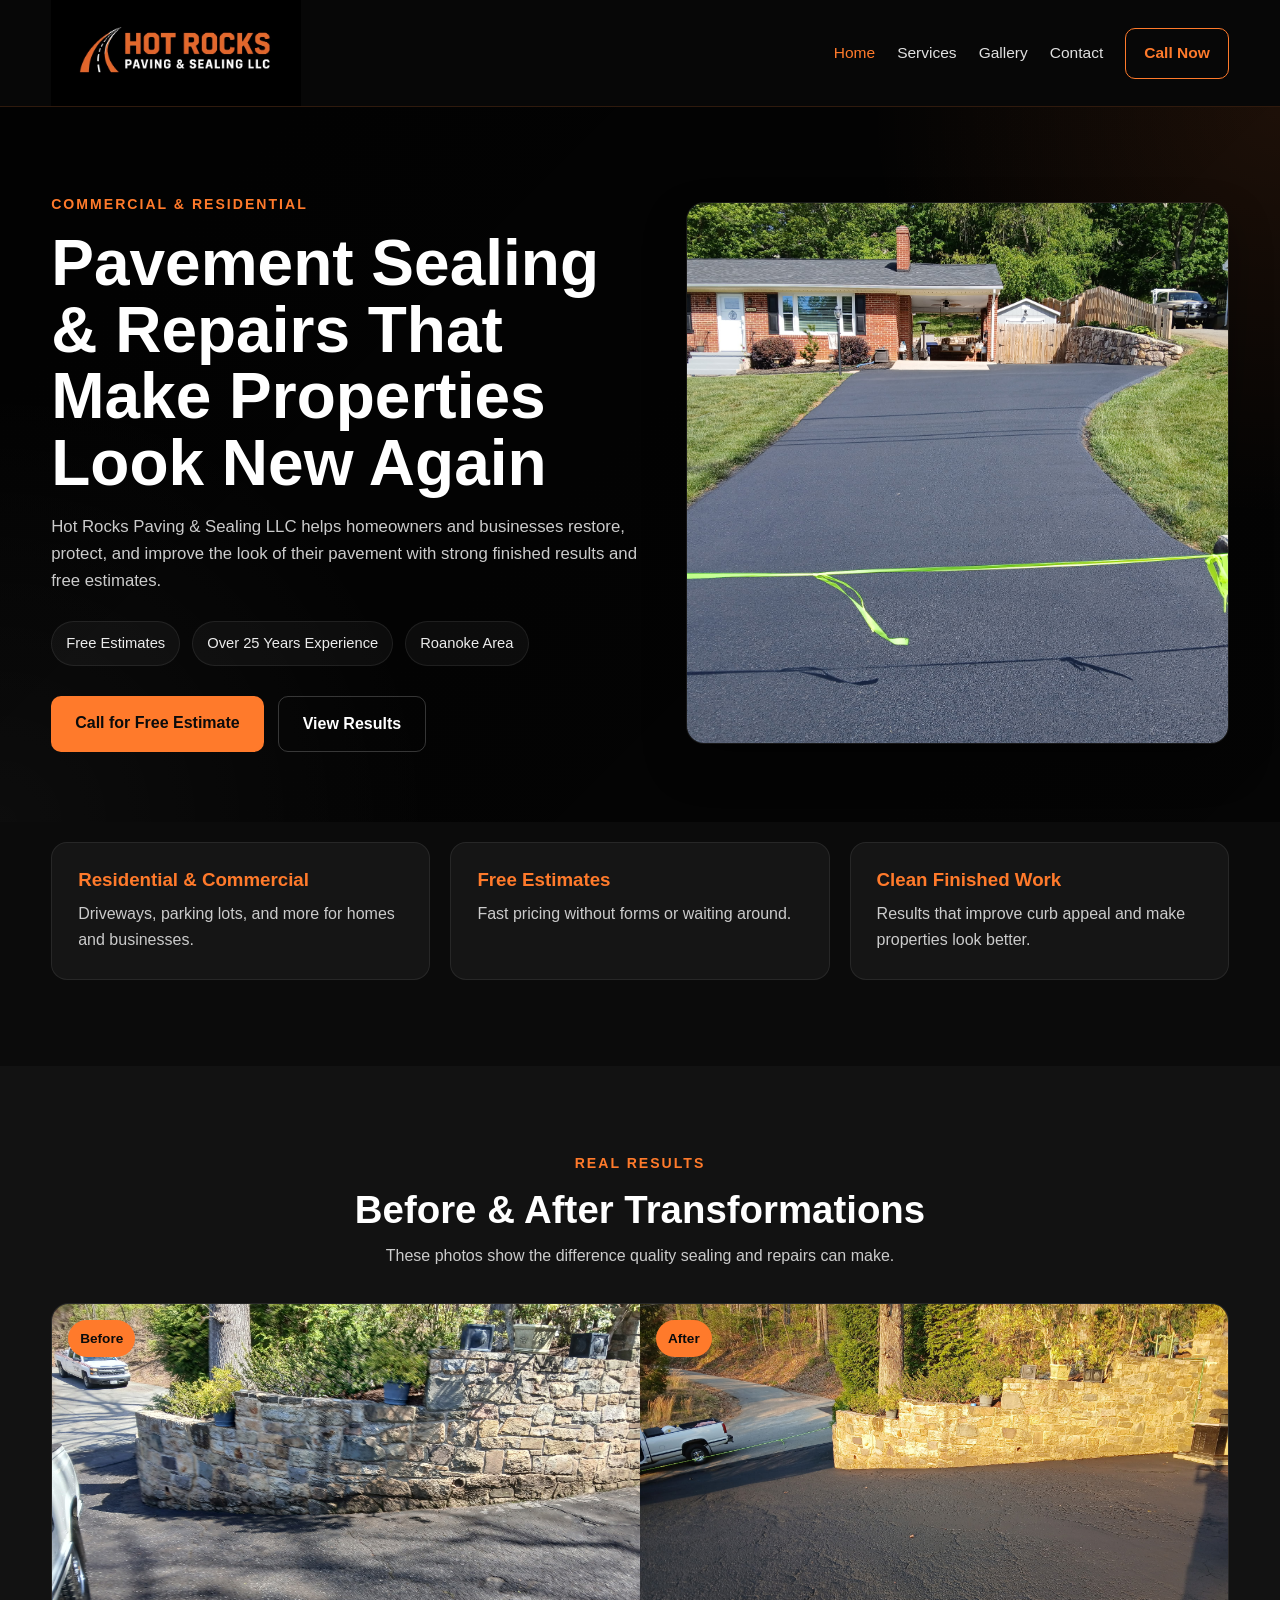
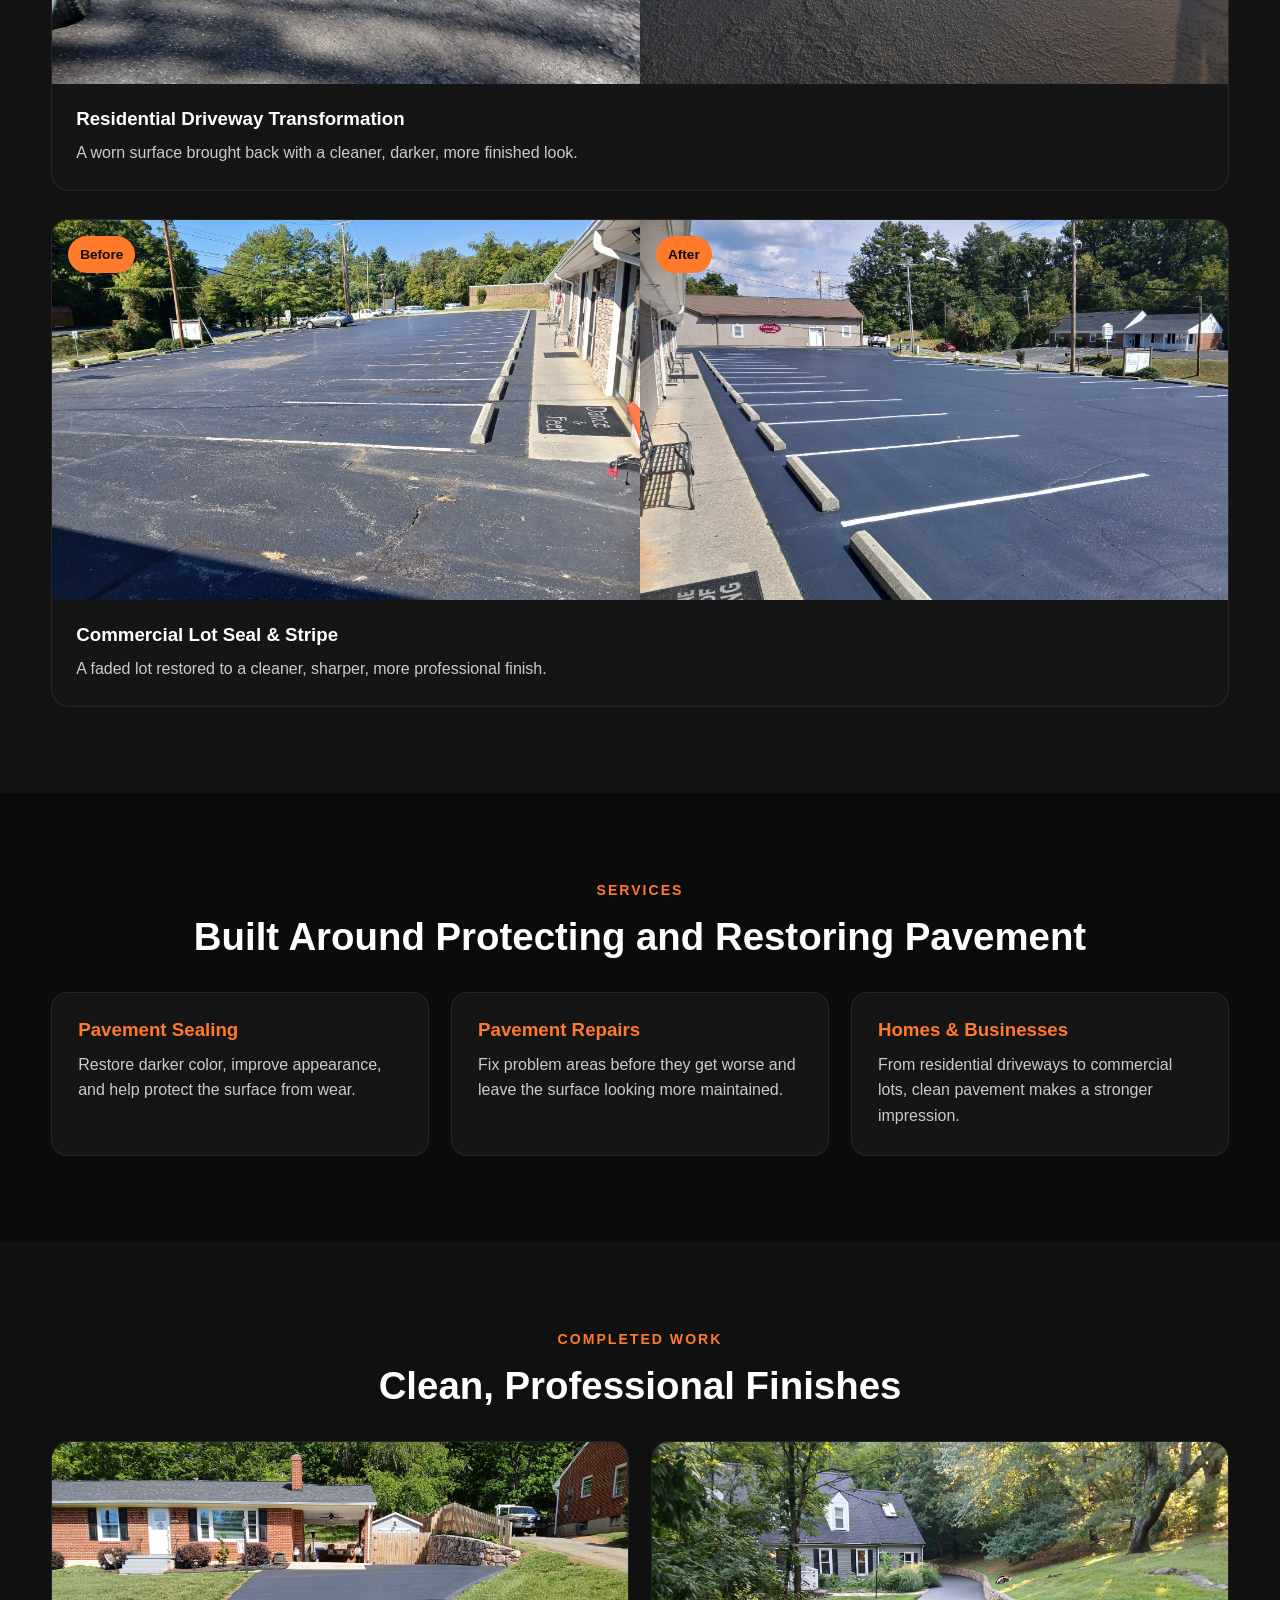
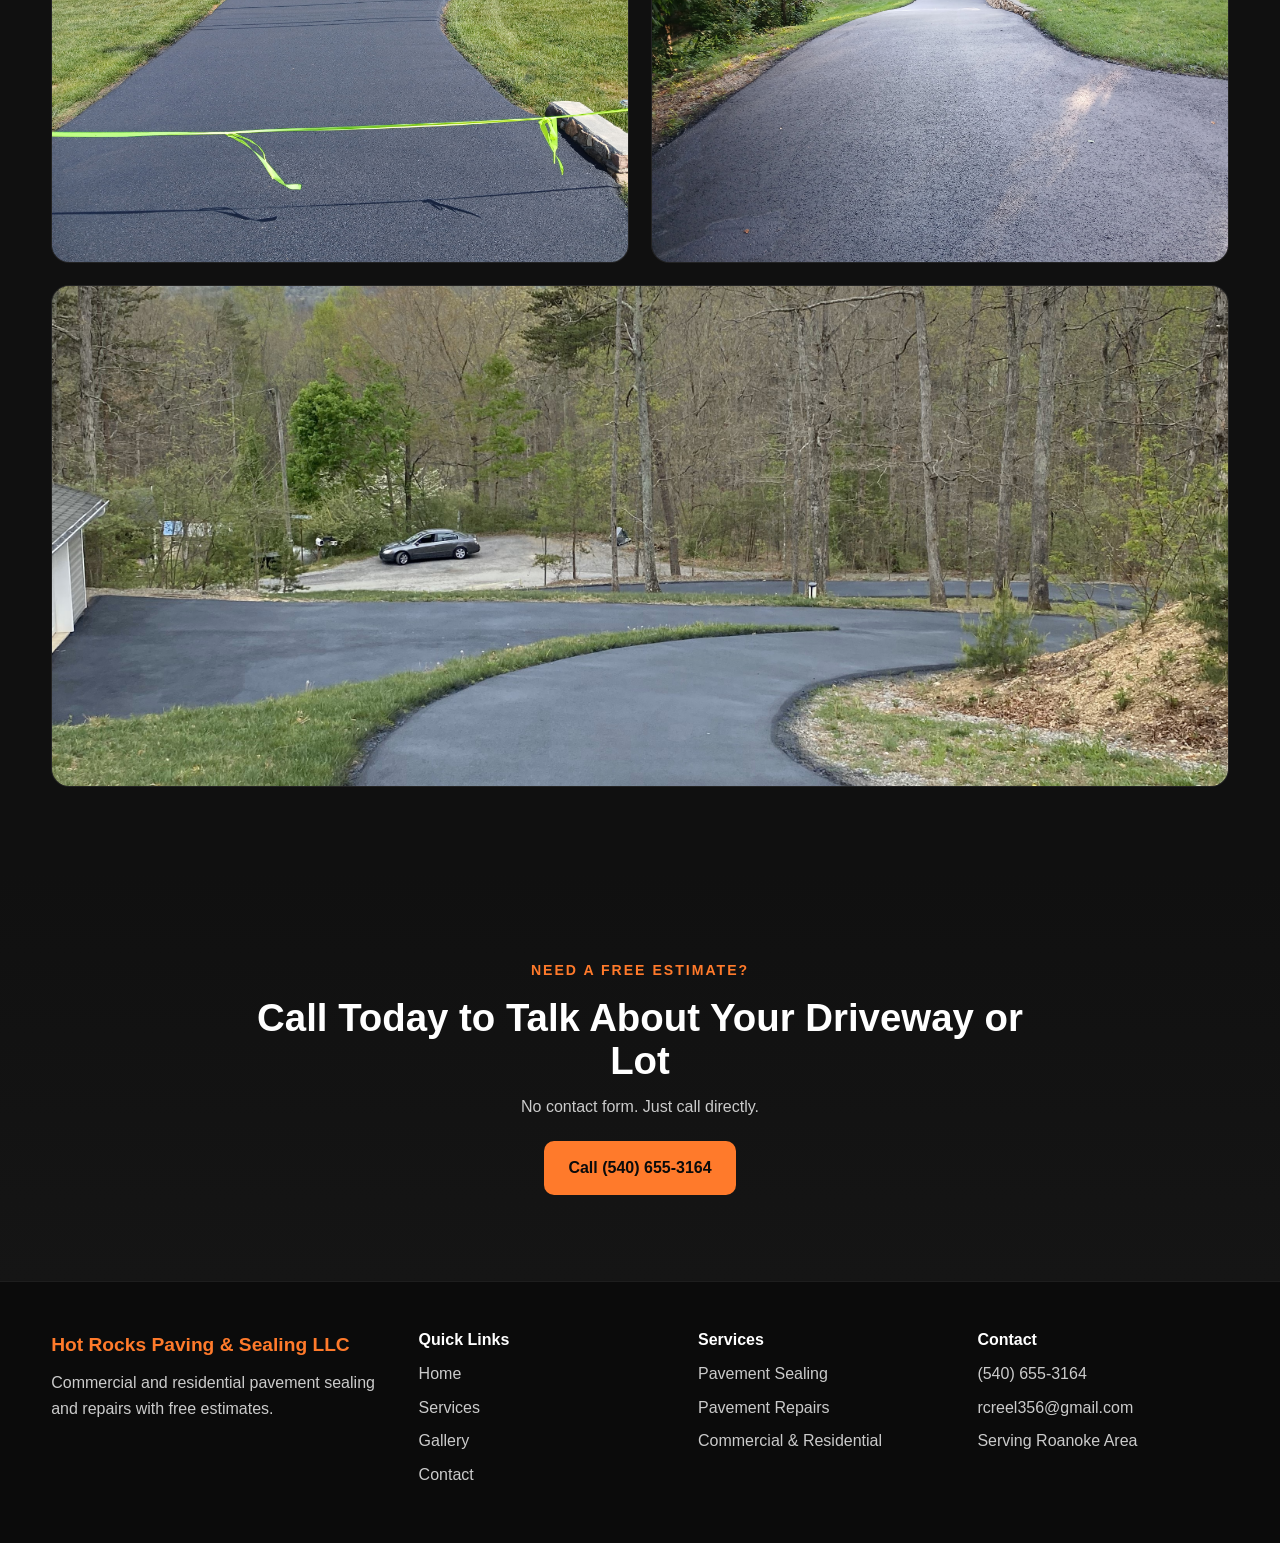
<file: index.html>
<!DOCTYPE html>
<html lang="en">
<head>
  <meta charset="UTF-8" />
  <meta name="viewport" content="width=device-width, initial-scale=1.0" />
  <title>Prime Site Developer Demo</title>
  <meta name="description" content="Hot Rocks Paving & Sealing LLC offers commercial and residential pavement sealing and repairs with free estimates." />
  <link rel="stylesheet" href="style.css" />
</head>
<body>
  <header class="site-header">
    <div class="container nav-wrap">
      <a href="index.html" class="brand">
        <img src="logo.png" alt="Hot Rocks Paving & Sealing LLC logo" class="brand-logo">
      </a>

      <nav class="nav">
        <a href="index.html" class="active">Home</a>
        <a href="services.html">Services</a>
        <a href="gallery.html">Gallery</a>
        <a href="contact.html">Contact</a>
        <a href="tel:5406553164" class="nav-call">Call Now</a>
      </nav>
    </div>
  </header>

  <main>
    <section class="hero">
      <div class="hero-overlay"></div>
      <div class="container hero-grid">
        <div class="hero-copy">
          <p class="eyebrow">Commercial & Residential</p>
          <h1>Pavement Sealing & Repairs That Make Properties Look New Again</h1>
          <p class="hero-text">
            Hot Rocks Paving & Sealing LLC helps homeowners and businesses restore, protect,
            and improve the look of their pavement with strong finished results and free estimates.
          </p>

          <div class="hero-pills">
            <span>Free Estimates</span>
            <span>Over 25 Years Experience</span>
            <span>Roanoke Area</span>
          </div>

          <div class="hero-actions">
            <a href="tel:5406553164" class="btn btn-primary">Call for Free Estimate</a>
            <a href="gallery.html" class="btn btn-secondary">View Results</a>
          </div>
        </div>

        <div class="hero-image-card">
          <img src="final1.jpg" alt="Freshly sealed driveway by Hot Rocks Paving & Sealing LLC">
        </div>
      </div>
    </section>

    <section class="section quick-section">
      <div class="container quick-grid">
        <article class="info-card">
          <h3>Residential & Commercial</h3>
          <p>Driveways, parking lots, and more for homes and businesses.</p>
        </article>

        <article class="info-card">
          <h3>Free Estimates</h3>
          <p>Fast pricing without forms or waiting around.</p>
        </article>

        <article class="info-card">
          <h3>Clean Finished Work</h3>
          <p>Results that improve curb appeal and make properties look better.</p>
        </article>
      </div>
    </section>

    <section class="section section-dark">
      <div class="container">
        <div class="section-head center">
          <p class="eyebrow">Real Results</p>
          <h2>Before & After Transformations</h2>
          <p class="section-subtext">
            These photos show the difference quality sealing and repairs can make.
          </p>
        </div>

        <div class="ba-grid">
          <article class="ba-card">
            <div class="ba-images">
              <div class="ba-image-wrap">
                <span class="ba-label">Before</span>
                <img src="before1.jpg" alt="Before residential driveway project">
              </div>
              <div class="ba-image-wrap">
                <span class="ba-label">After</span>
                <img src="after1.jpg" alt="After residential driveway project">
              </div>
            </div>
            <div class="ba-copy">
              <h3>Residential Driveway Transformation</h3>
              <p>A worn surface brought back with a cleaner, darker, more finished look.</p>
            </div>
          </article>

          <article class="ba-card">
            <div class="ba-images">
              <div class="ba-image-wrap">
                <span class="ba-label">Before</span>
                <img src="before2.jpg" alt="Before commercial parking lot project">
              </div>
              <div class="ba-image-wrap">
                <span class="ba-label">After</span>
                <img src="after2.jpg" alt="After commercial parking lot project">
              </div>
            </div>
            <div class="ba-copy">
              <h3>Commercial Lot Seal & Stripe</h3>
              <p>A faded lot restored to a cleaner, sharper, more professional finish.</p>
            </div>
          </article>
        </div>
      </div>
    </section>

    <section class="section">
      <div class="container">
        <div class="section-head center">
          <p class="eyebrow">Services</p>
          <h2>Built Around Protecting and Restoring Pavement</h2>
        </div>

        <div class="service-grid">
          <article class="service-card">
            <h3>Pavement Sealing</h3>
            <p>Restore darker color, improve appearance, and help protect the surface from wear.</p>
          </article>

          <article class="service-card">
            <h3>Pavement Repairs</h3>
            <p>Fix problem areas before they get worse and leave the surface looking more maintained.</p>
          </article>

          <article class="service-card">
            <h3>Homes & Businesses</h3>
            <p>From residential driveways to commercial lots, clean pavement makes a stronger impression.</p>
          </article>
        </div>
      </div>
    </section>

    <section class="section showcase-section">
      <div class="container">
        <div class="section-head center">
          <p class="eyebrow">Completed Work</p>
          <h2>Clean, Professional Finishes</h2>
        </div>

        <div class="showcase-grid">
          <div class="showcase-card">
            <img src="final1.jpg" alt="Completed pavement project one">
          </div>
          <div class="showcase-card">
            <img src="final2.jpg" alt="Completed pavement project two">
          </div>
          <div class="showcase-card wide">
            <img src="final3.jpg" alt="Completed pavement project three">
          </div>
        </div>
      </div>
    </section>

    <section class="section cta-section">
      <div class="container center cta-box">
        <p class="eyebrow">Need a Free Estimate?</p>
        <h2>Call Today to Talk About Your Driveway or Lot</h2>
        <p class="section-subtext">No contact form. Just call directly.</p>
        <a href="tel:5406553164" class="btn btn-primary">Call (540) 655-3164</a>
      </div>
    </section>
  </main>

  <footer class="site-footer">
    <div class="container footer-grid">
      <div>
        <div class="footer-brand">Hot Rocks Paving &amp; Sealing LLC</div>
        <p>Commercial and residential pavement sealing and repairs with free estimates.</p>
      </div>

      <div>
        <h4>Quick Links</h4>
        <a href="index.html">Home</a>
        <a href="services.html">Services</a>
        <a href="gallery.html">Gallery</a>
        <a href="contact.html">Contact</a>
      </div>

      <div>
        <h4>Services</h4>
        <p>Pavement Sealing</p>
        <p>Pavement Repairs</p>
        <p>Commercial &amp; Residential</p>
      </div>

      <div>
        <h4>Contact</h4>
        <a href="tel:5406553164">(540) 655-3164</a>
        <a href="mailto:rcreel356@gmail.com">rcreel356@gmail.com</a>
        <p>Serving Roanoke Area</p>
      </div>
    </div>
  </footer>
</body>
</html>
</file>
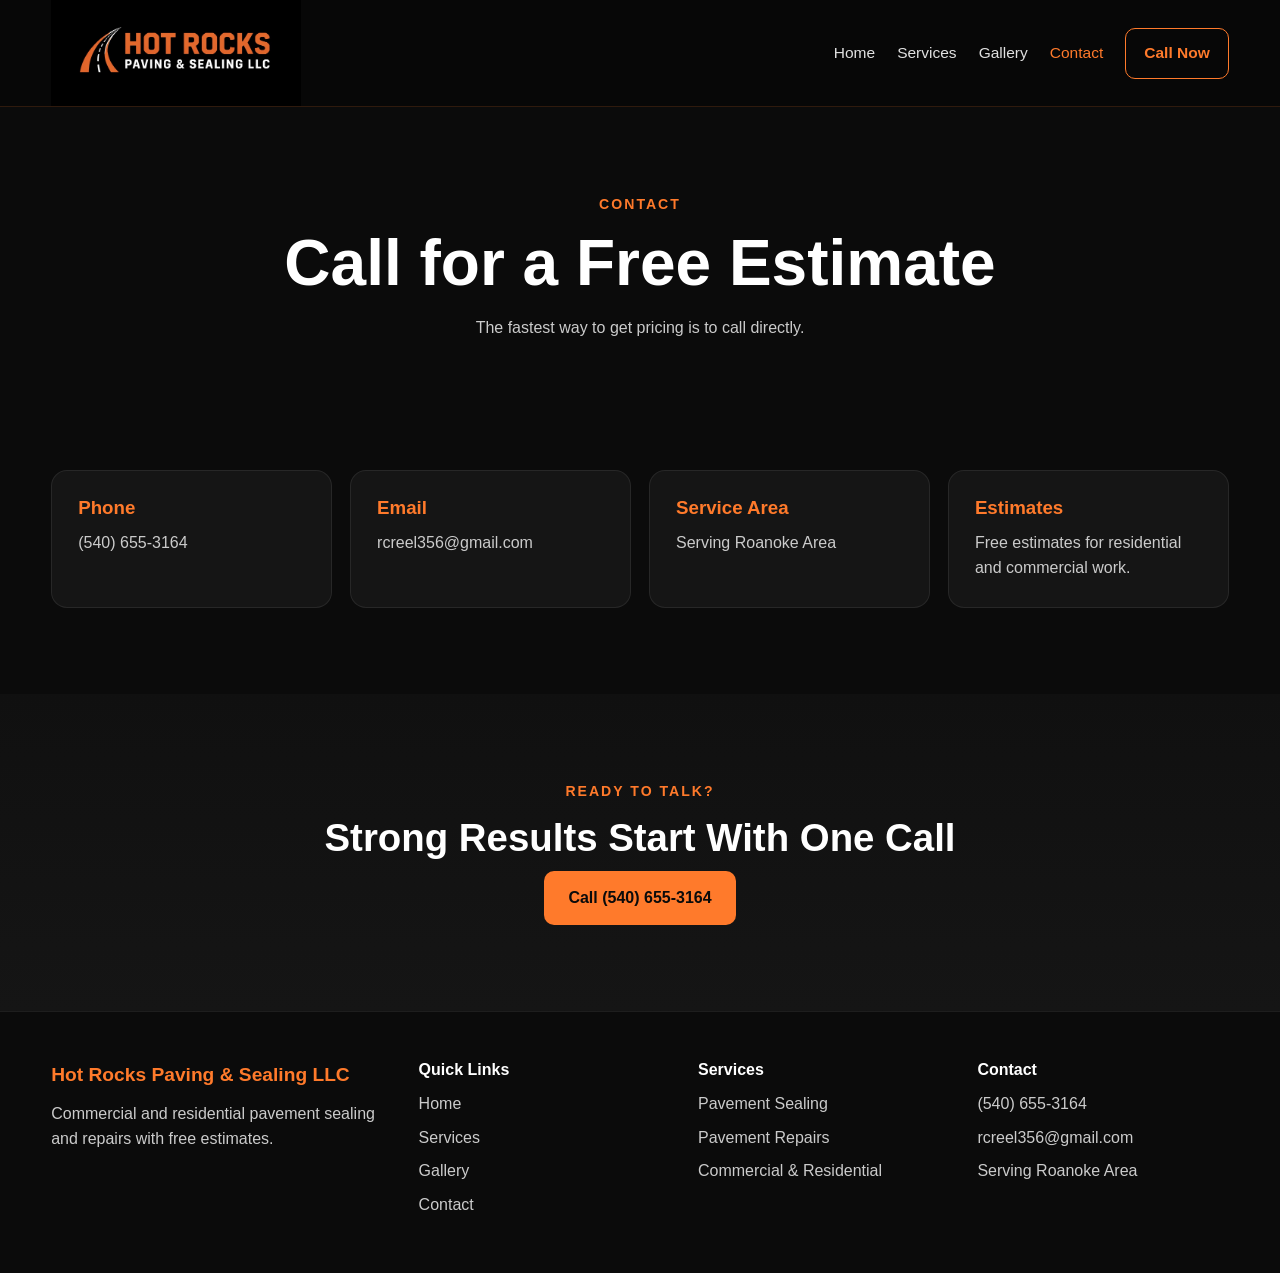
<file: contact.html>
<!DOCTYPE html>
<html lang="en">
<head>
  <meta charset="UTF-8" />
  <meta name="viewport" content="width=device-width, initial-scale=1.0" />
  <title>Prime Site Developer Demo</title>
  <meta name="description" content="Contact Hot Rocks Paving & Sealing LLC for a free estimate." />
  <link rel="stylesheet" href="style.css" />
</head>
<body>
  <header class="site-header">
    <div class="container nav-wrap">
      <a href="index.html" class="brand">
        <img src="logo.png" alt="Hot Rocks Paving & Sealing LLC logo" class="brand-logo">
      </a>

      <nav class="nav">
        <a href="index.html">Home</a>
        <a href="services.html">Services</a>
        <a href="gallery.html">Gallery</a>
        <a href="contact.html" class="active">Contact</a>
        <a href="tel:5406553164" class="nav-call">Call Now</a>
      </nav>
    </div>
  </header>

  <main>
    <section class="page-hero">
      <div class="container center">
        <p class="eyebrow">Contact</p>
        <h1>Call for a Free Estimate</h1>
        <p class="section-subtext">The fastest way to get pricing is to call directly.</p>
      </div>
    </section>

    <section class="section">
      <div class="container contact-grid">
        <article class="contact-card">
          <h3>Phone</h3>
          <a href="tel:5406553164">(540) 655-3164</a>
        </article>

        <article class="contact-card">
          <h3>Email</h3>
          <a href="mailto:rcreel356@gmail.com">rcreel356@gmail.com</a>
        </article>

        <article class="contact-card">
          <h3>Service Area</h3>
          <p>Serving Roanoke Area</p>
        </article>

        <article class="contact-card">
          <h3>Estimates</h3>
          <p>Free estimates for residential and commercial work.</p>
        </article>
      </div>
    </section>

    <section class="section cta-section">
      <div class="container center cta-box">
        <p class="eyebrow">Ready to Talk?</p>
        <h2>Strong Results Start With One Call</h2>
        <a href="tel:5406553164" class="btn btn-primary">Call (540) 655-3164</a>
      </div>
    </section>
  </main>

  <footer class="site-footer">
    <div class="container footer-grid">
      <div>
        <div class="footer-brand">Hot Rocks Paving &amp; Sealing LLC</div>
        <p>Commercial and residential pavement sealing and repairs with free estimates.</p>
      </div>

      <div>
        <h4>Quick Links</h4>
        <a href="index.html">Home</a>
        <a href="services.html">Services</a>
        <a href="gallery.html">Gallery</a>
        <a href="contact.html">Contact</a>
      </div>

      <div>
        <h4>Services</h4>
        <p>Pavement Sealing</p>
        <p>Pavement Repairs</p>
        <p>Commercial &amp; Residential</p>
      </div>

      <div>
        <h4>Contact</h4>
        <a href="tel:5406553164">(540) 655-3164</a>
        <a href="mailto:rcreel356@gmail.com">rcreel356@gmail.com</a>
        <p>Serving Roanoke Area</p>
      </div>
    </div>
  </footer>
</body>
</html>
</file>
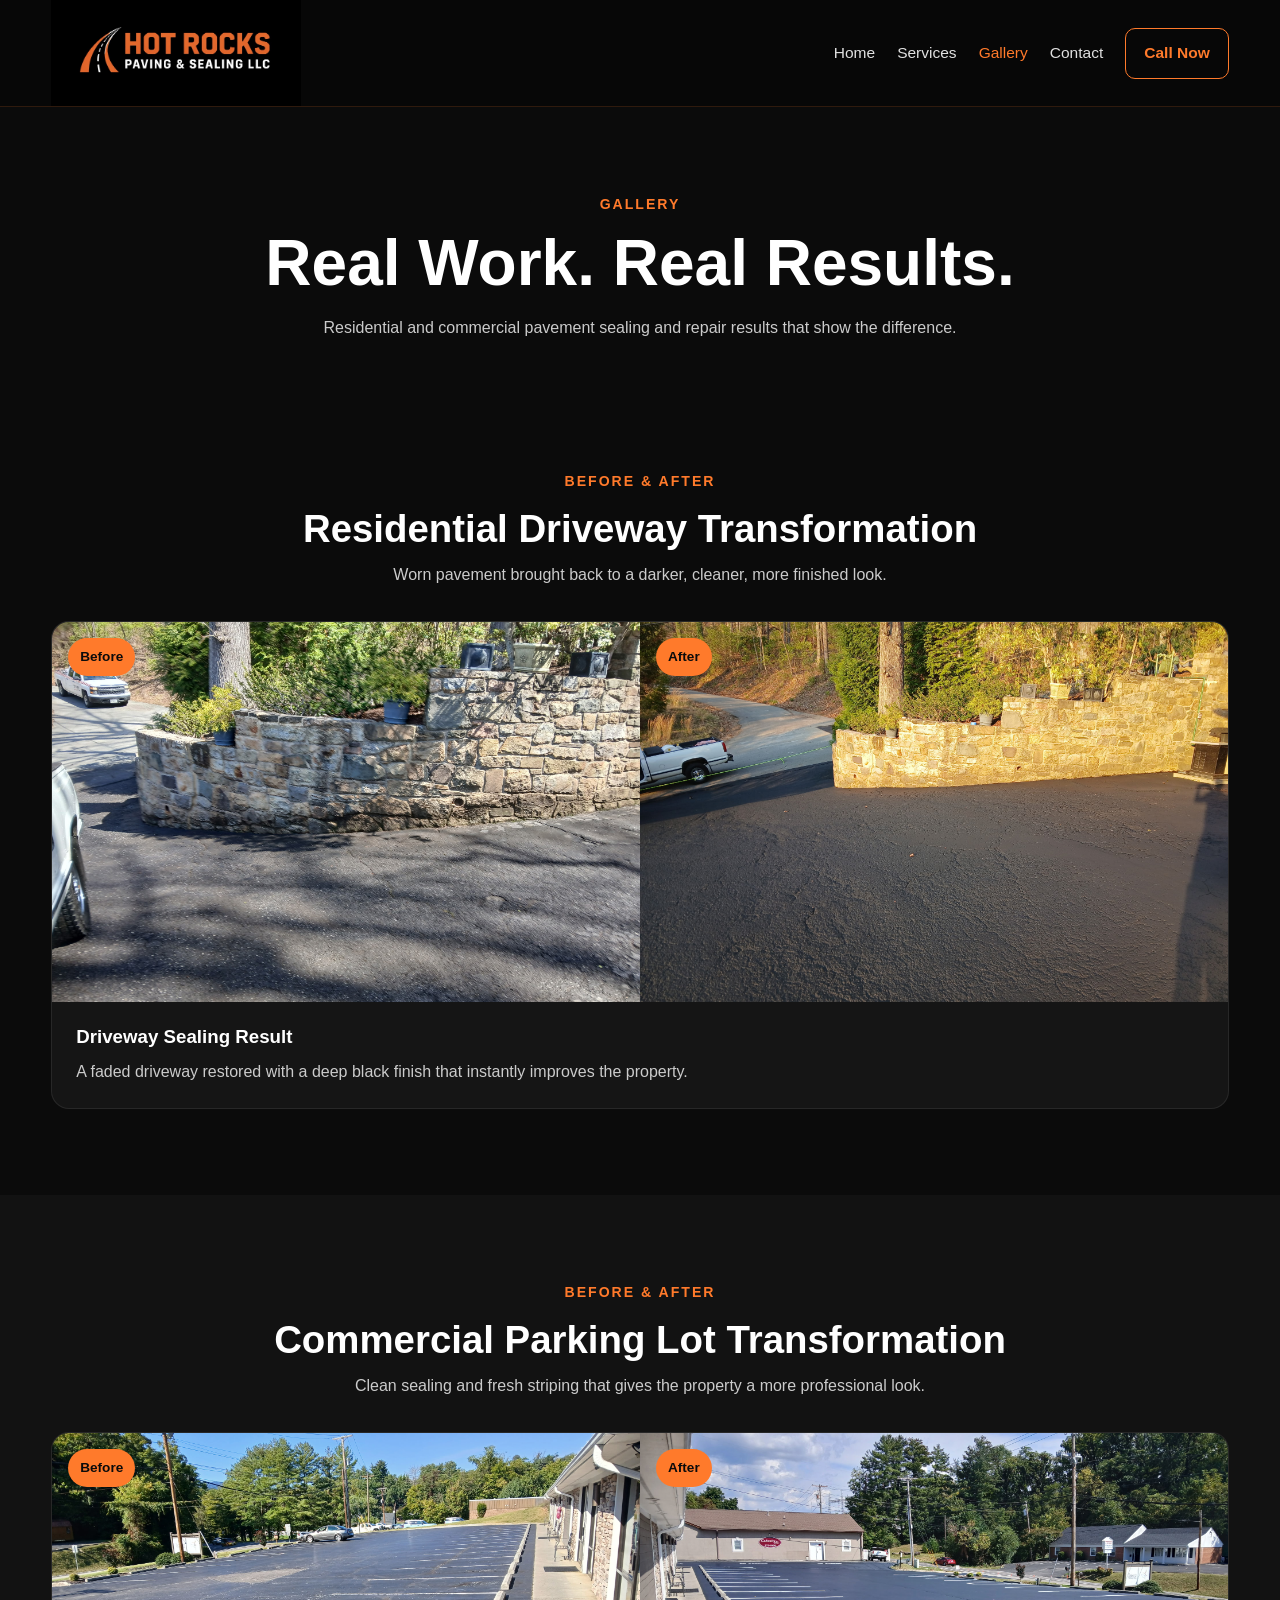
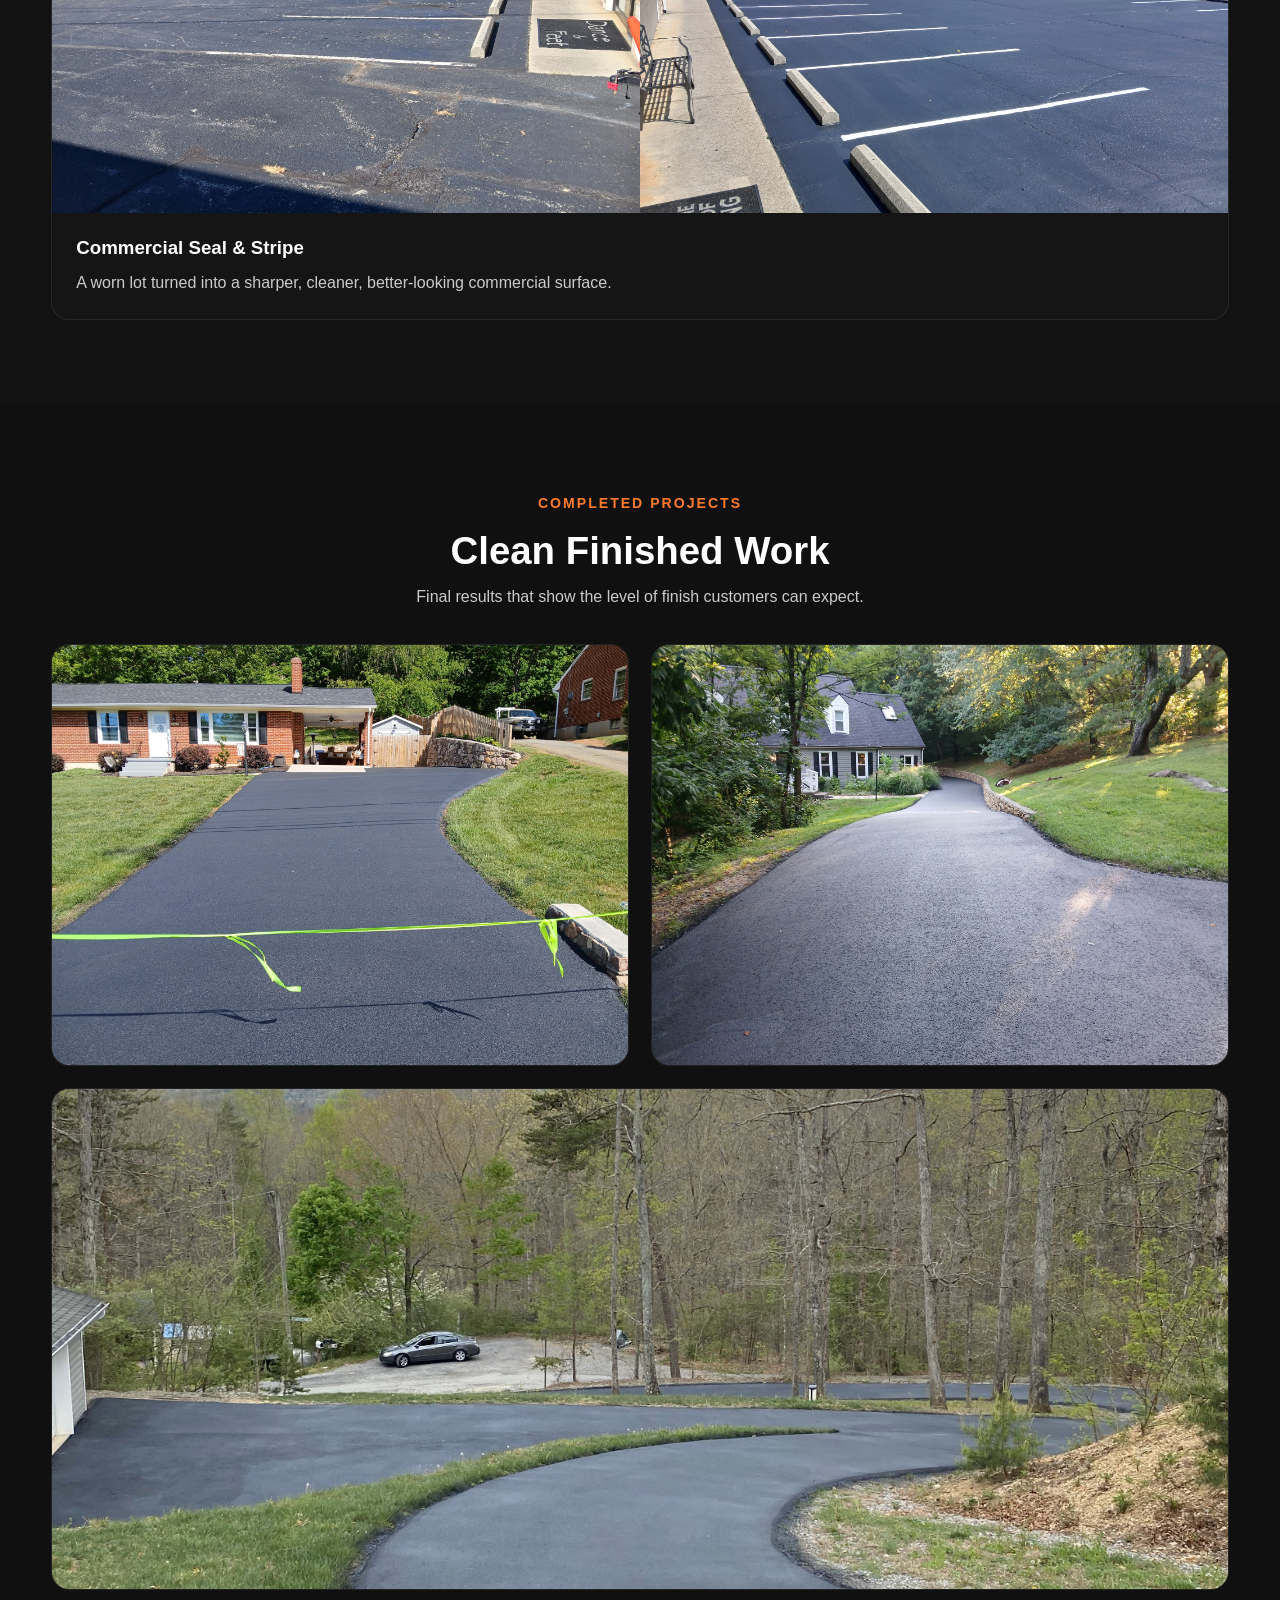
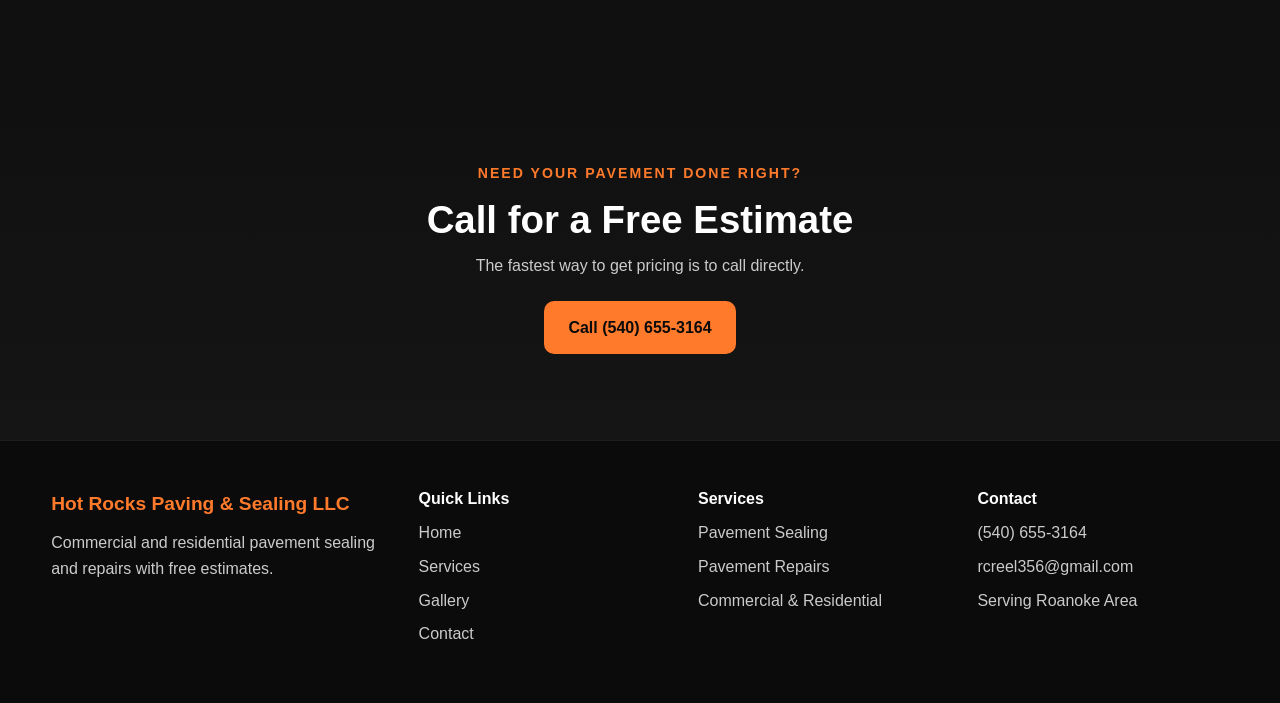
<file: gallery.html>
<!DOCTYPE html>
<html lang="en">
<head>
  <meta charset="UTF-8" />
  <meta name="viewport" content="width=device-width, initial-scale=1.0" />
  <title>Prime Site Developer Demo</title>
  <meta name="description" content="Before and after pavement sealing gallery for Hot Rocks Paving & Sealing LLC." />
  <link rel="stylesheet" href="style.css" />
</head>
<body>
  <header class="site-header">
    <div class="container nav-wrap">
      <a href="index.html" class="brand">
        <img src="logo.png" alt="Hot Rocks Paving & Sealing LLC logo" class="brand-logo">
      </a>

      <nav class="nav">
        <a href="index.html">Home</a>
        <a href="services.html">Services</a>
        <a href="gallery.html" class="active">Gallery</a>
        <a href="contact.html">Contact</a>
        <a href="tel:5406553164" class="nav-call">Call Now</a>
      </nav>
    </div>
  </header>

  <main>
    <section class="page-hero">
      <div class="container center">
        <p class="eyebrow">Gallery</p>
        <h1>Real Work. Real Results.</h1>
        <p class="section-subtext">
          Residential and commercial pavement sealing and repair results that show the difference.
        </p>
      </div>
    </section>

    <section class="section">
      <div class="container">
        <div class="section-head center">
          <p class="eyebrow">Before &amp; After</p>
          <h2>Residential Driveway Transformation</h2>
          <p class="section-subtext">Worn pavement brought back to a darker, cleaner, more finished look.</p>
        </div>

        <article class="ba-card">
          <div class="ba-images">
            <div class="ba-image-wrap">
              <span class="ba-label">Before</span>
              <img src="before1.jpg" alt="Before residential driveway sealing project">
            </div>
            <div class="ba-image-wrap">
              <span class="ba-label">After</span>
              <img src="after1.jpg" alt="After residential driveway sealing project">
            </div>
          </div>
          <div class="ba-copy">
            <h3>Driveway Sealing Result</h3>
            <p>A faded driveway restored with a deep black finish that instantly improves the property.</p>
          </div>
        </article>
      </div>
    </section>

    <section class="section section-dark">
      <div class="container">
        <div class="section-head center">
          <p class="eyebrow">Before &amp; After</p>
          <h2>Commercial Parking Lot Transformation</h2>
          <p class="section-subtext">Clean sealing and fresh striping that gives the property a more professional look.</p>
        </div>

        <article class="ba-card">
          <div class="ba-images">
            <div class="ba-image-wrap">
              <span class="ba-label">Before</span>
              <img src="before2.jpg" alt="Before commercial parking lot sealing project">
            </div>
            <div class="ba-image-wrap">
              <span class="ba-label">After</span>
              <img src="after2.jpg" alt="After commercial parking lot sealing project">
            </div>
          </div>
          <div class="ba-copy">
            <h3>Commercial Seal &amp; Stripe</h3>
            <p>A worn lot turned into a sharper, cleaner, better-looking commercial surface.</p>
          </div>
        </article>
      </div>
    </section>

    <section class="section showcase-section">
      <div class="container">
        <div class="section-head center">
          <p class="eyebrow">Completed Projects</p>
          <h2>Clean Finished Work</h2>
          <p class="section-subtext">Final results that show the level of finish customers can expect.</p>
        </div>

        <div class="showcase-grid">
          <div class="showcase-card">
            <img src="final1.jpg" alt="Completed pavement project one">
          </div>
          <div class="showcase-card">
            <img src="final2.jpg" alt="Completed pavement project two">
          </div>
          <div class="showcase-card wide">
            <img src="final3.jpg" alt="Completed pavement project three">
          </div>
        </div>
      </div>
    </section>

    <section class="section cta-section">
      <div class="container center cta-box">
        <p class="eyebrow">Need Your Pavement Done Right?</p>
        <h2>Call for a Free Estimate</h2>
        <p class="section-subtext">The fastest way to get pricing is to call directly.</p>
        <a href="tel:5406553164" class="btn btn-primary">Call (540) 655-3164</a>
      </div>
    </section>
  </main>

  <footer class="site-footer">
    <div class="container footer-grid">
      <div>
        <div class="footer-brand">Hot Rocks Paving &amp; Sealing LLC</div>
        <p>Commercial and residential pavement sealing and repairs with free estimates.</p>
      </div>

      <div>
        <h4>Quick Links</h4>
        <a href="index.html">Home</a>
        <a href="services.html">Services</a>
        <a href="gallery.html">Gallery</a>
        <a href="contact.html">Contact</a>
      </div>

      <div>
        <h4>Services</h4>
        <p>Pavement Sealing</p>
        <p>Pavement Repairs</p>
        <p>Commercial &amp; Residential</p>
      </div>

      <div>
        <h4>Contact</h4>
        <a href="tel:5406553164">(540) 655-3164</a>
        <a href="mailto:rcreel356@gmail.com">rcreel356@gmail.com</a>
        <p>Serving Roanoke Area</p>
      </div>
    </div>
  </footer>
</body>
</html>
</file>
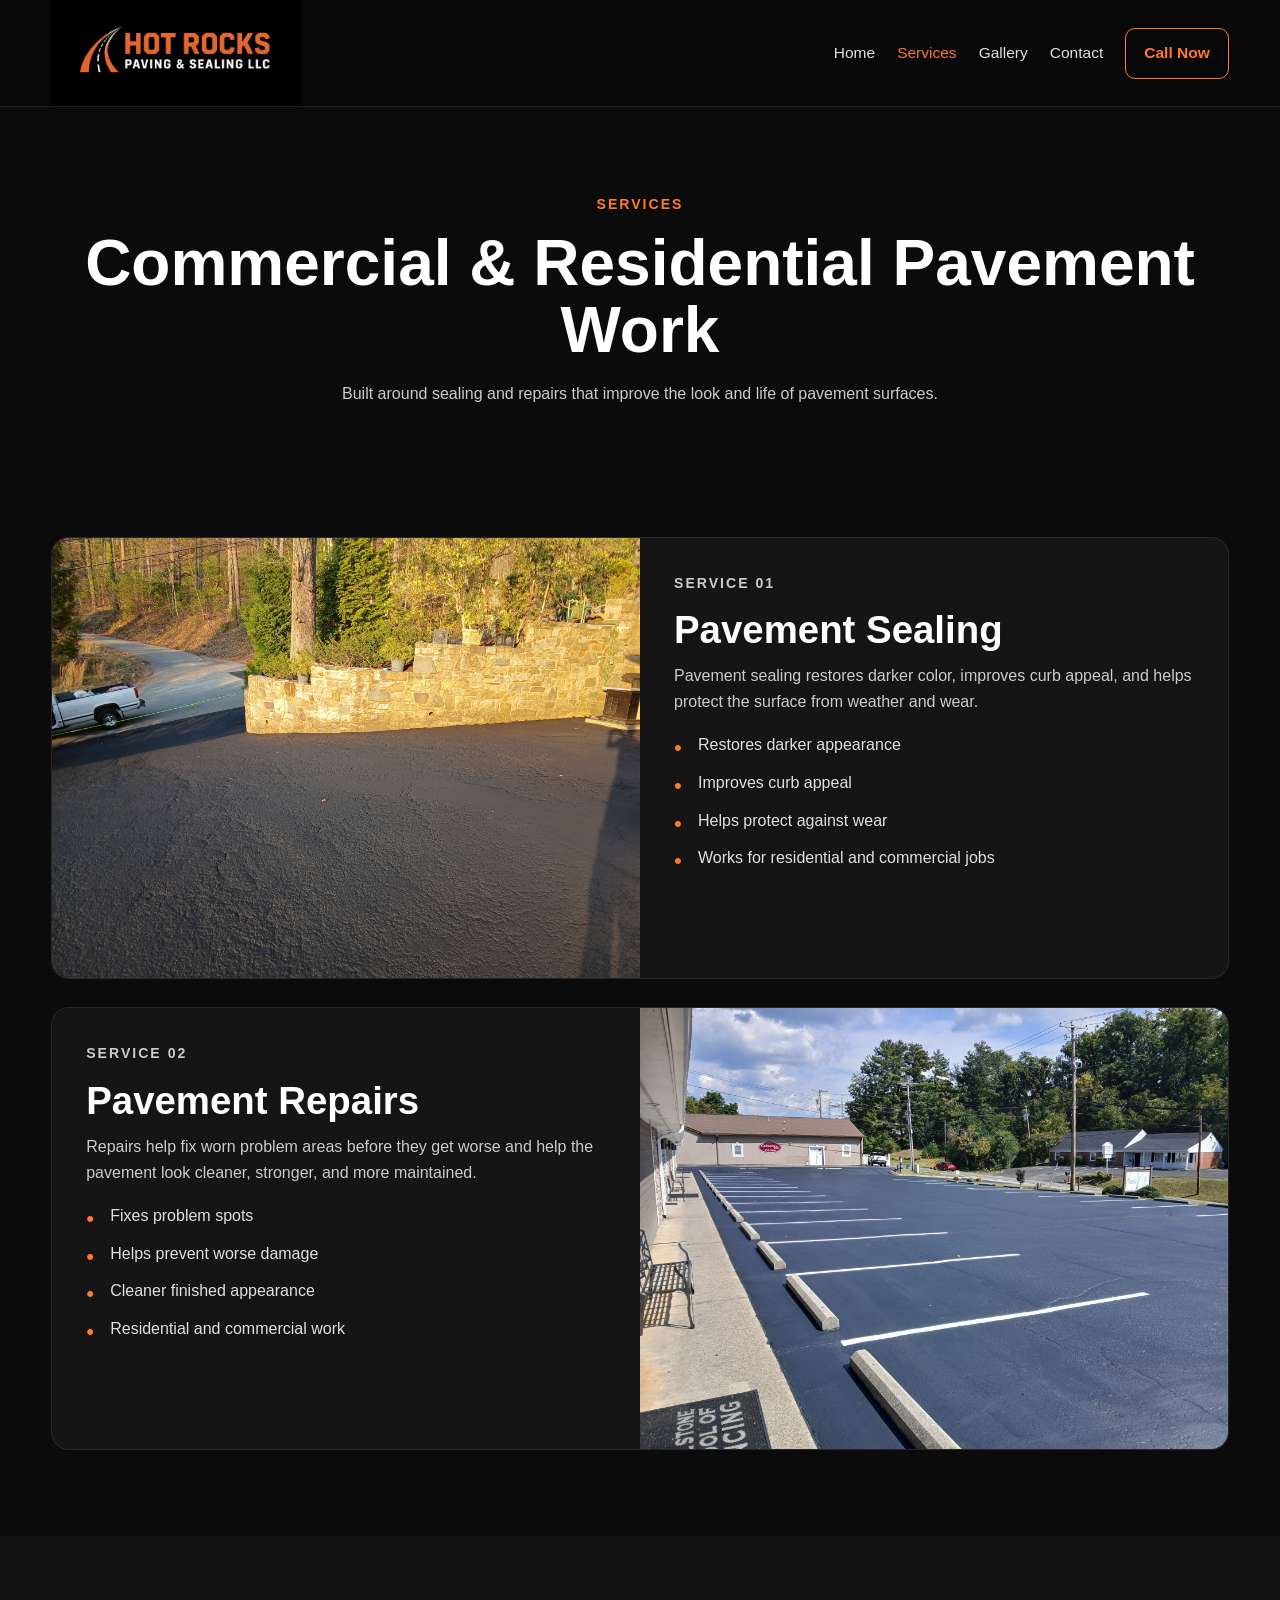
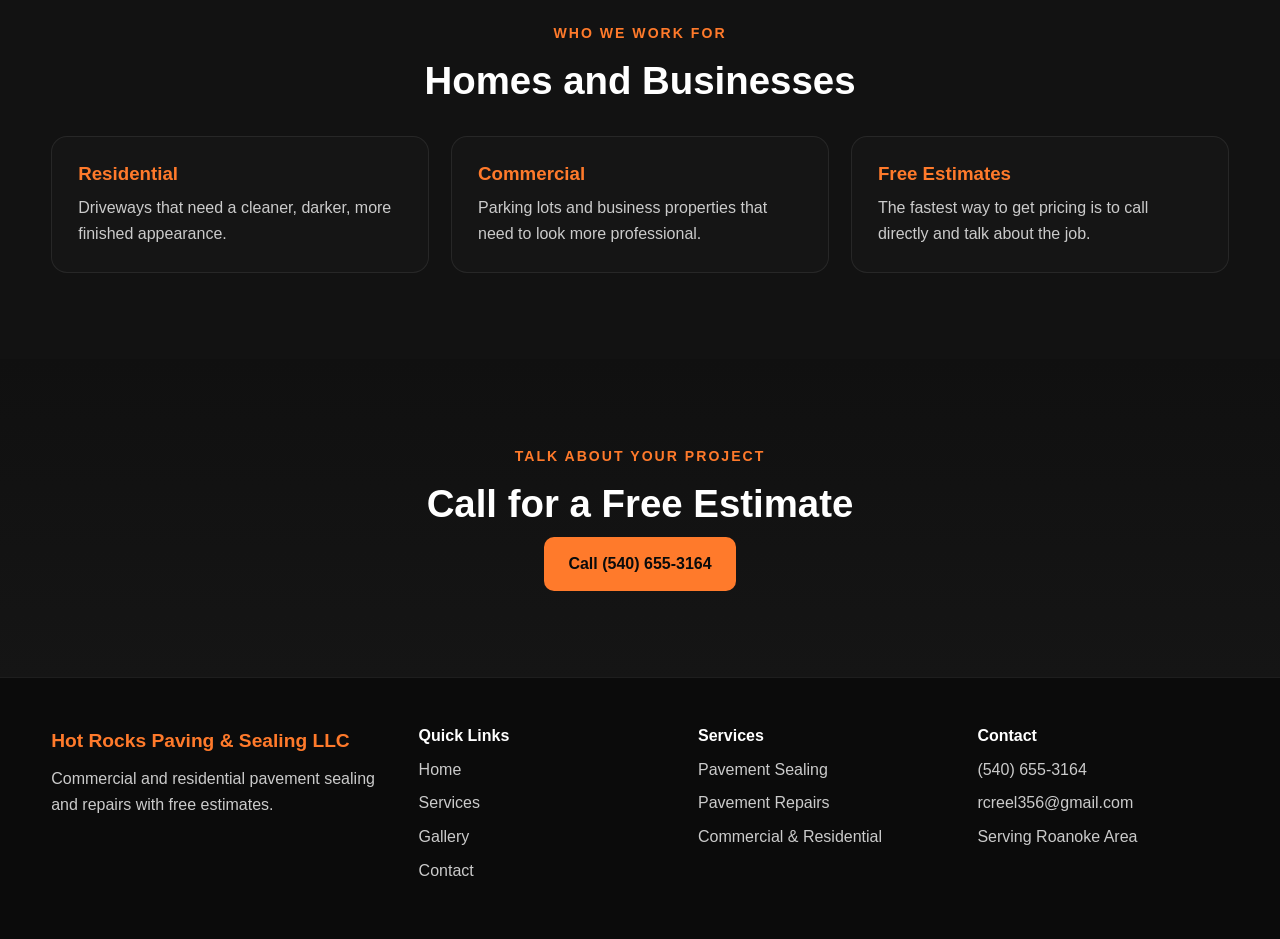
<file: services.html>
<!DOCTYPE html>
<html lang="en">
<head>
  <meta charset="UTF-8" />
  <meta name="viewport" content="width=device-width, initial-scale=1.0" />
  <title>Prime Site Developer Demo</title>
  <meta name="description" content="Hot Rocks Paving & Sealing LLC offers pavement sealing and pavement repairs for residential and commercial properties." />
  <link rel="stylesheet" href="style.css" />
</head>
<body>
  <header class="site-header">
    <div class="container nav-wrap">
      <a href="index.html" class="brand">
        <img src="logo.png" alt="Hot Rocks Paving & Sealing LLC logo" class="brand-logo">
      </a>

      <nav class="nav">
        <a href="index.html">Home</a>
        <a href="services.html" class="active">Services</a>
        <a href="gallery.html">Gallery</a>
        <a href="contact.html">Contact</a>
        <a href="tel:5406553164" class="nav-call">Call Now</a>
      </nav>
    </div>
  </header>

  <main>
    <section class="page-hero">
      <div class="container center">
        <p class="eyebrow">Services</p>
        <h1>Commercial & Residential Pavement Work</h1>
        <p class="section-subtext">
          Built around sealing and repairs that improve the look and life of pavement surfaces.
        </p>
      </div>
    </section>

    <section class="section">
      <div class="container service-list">
        <article class="service-row">
          <div class="service-row-image">
            <img src="after1.jpg" alt="Freshly sealed residential driveway">
          </div>
          <div class="service-row-copy">
            <p class="eyebrow">Service 01</p>
            <h2>Pavement Sealing</h2>
            <p>
              Pavement sealing restores darker color, improves curb appeal, and helps protect
              the surface from weather and wear.
            </p>
            <ul class="check-list">
              <li>Restores darker appearance</li>
              <li>Improves curb appeal</li>
              <li>Helps protect against wear</li>
              <li>Works for residential and commercial jobs</li>
            </ul>
          </div>
        </article>

        <article class="service-row reverse">
          <div class="service-row-image">
            <img src="after2.jpg" alt="Freshly sealed commercial parking lot">
          </div>
          <div class="service-row-copy">
            <p class="eyebrow">Service 02</p>
            <h2>Pavement Repairs</h2>
            <p>
              Repairs help fix worn problem areas before they get worse and help the pavement
              look cleaner, stronger, and more maintained.
            </p>
            <ul class="check-list">
              <li>Fixes problem spots</li>
              <li>Helps prevent worse damage</li>
              <li>Cleaner finished appearance</li>
              <li>Residential and commercial work</li>
            </ul>
          </div>
        </article>
      </div>
    </section>

    <section class="section section-dark">
      <div class="container">
        <div class="section-head center">
          <p class="eyebrow">Who We Work For</p>
          <h2>Homes and Businesses</h2>
        </div>

        <div class="service-grid">
          <article class="service-card">
            <h3>Residential</h3>
            <p>Driveways that need a cleaner, darker, more finished appearance.</p>
          </article>

          <article class="service-card">
            <h3>Commercial</h3>
            <p>Parking lots and business properties that need to look more professional.</p>
          </article>

          <article class="service-card">
            <h3>Free Estimates</h3>
            <p>The fastest way to get pricing is to call directly and talk about the job.</p>
          </article>
        </div>
      </div>
    </section>

    <section class="section cta-section">
      <div class="container center cta-box">
        <p class="eyebrow">Talk About Your Project</p>
        <h2>Call for a Free Estimate</h2>
        <a href="tel:5406553164" class="btn btn-primary">Call (540) 655-3164</a>
      </div>
    </section>
  </main>

  <footer class="site-footer">
    <div class="container footer-grid">
      <div>
        <div class="footer-brand">Hot Rocks Paving &amp; Sealing LLC</div>
        <p>Commercial and residential pavement sealing and repairs with free estimates.</p>
      </div>

      <div>
        <h4>Quick Links</h4>
        <a href="index.html">Home</a>
        <a href="services.html">Services</a>
        <a href="gallery.html">Gallery</a>
        <a href="contact.html">Contact</a>
      </div>

      <div>
        <h4>Services</h4>
        <p>Pavement Sealing</p>
        <p>Pavement Repairs</p>
        <p>Commercial &amp; Residential</p>
      </div>

      <div>
        <h4>Contact</h4>
        <a href="tel:5406553164">(540) 655-3164</a>
        <a href="mailto:rcreel356@gmail.com">rcreel356@gmail.com</a>
        <p>Serving Roanoke Area</p>
      </div>
    </div>
  </footer>
</body>
</html>
</file>
<file: style.css>
* {
  margin: 0;
  padding: 0;
  box-sizing: border-box;
}

html {
  scroll-behavior: smooth;
}

body {
  font-family: Arial, Helvetica, sans-serif;
  background: #0b0b0b;
  color: #ffffff;
  line-height: 1.6;
}

a {
  text-decoration: none;
  color: inherit;
}

img {
  display: block;
  width: 100%;
}

.container {
  width: min(1200px, 92%);
  margin: 0 auto;
}

/* HEADER */
.site-header {
  position: sticky;
  top: 0;
  z-index: 1000;
  background: rgba(8, 8, 8, 0.96);
  backdrop-filter: blur(10px);
  border-bottom: 1px solid rgba(255, 122, 43, 0.16);
}

.nav-wrap {
  min-height: 92px;
  display: flex;
  justify-content: space-between;
  align-items: center;
  gap: 24px;
}

.brand {
  display: flex;
  align-items: center;
}

.brand-logo {
  width: 250px;
  max-width: 100%;
  height: auto;
}

.nav {
  display: flex;
  align-items: center;
  gap: 22px;
  flex-wrap: wrap;
}

.nav a {
  color: #e0e0e0;
  font-size: 0.97rem;
  transition: 0.25s ease;
}

.nav a:hover,
.nav a.active {
  color: #ff7a2b;
}

.nav-call {
  padding: 12px 18px;
  border-radius: 10px;
  border: 1px solid #ff7a2b;
  color: #ff7a2b !important;
  font-weight: 700;
}

.nav-call:hover {
  background: #ff7a2b;
  color: #0b0b0b !important;
}

/* HERO */
.hero {
  position: relative;
  padding: 86px 0 70px;
  overflow: hidden;
  background:
    linear-gradient(135deg, rgba(0, 0, 0, 0.86), rgba(0, 0, 0, 0.58)),
    #0b0b0b;
}

.hero-overlay {
  position: absolute;
  inset: 0;
  background:
    radial-gradient(circle at top right, rgba(255, 122, 43, 0.10), transparent 28%),
    radial-gradient(circle at bottom left, rgba(255, 255, 255, 0.04), transparent 30%);
  pointer-events: none;
}

.hero-grid {
  position: relative;
  z-index: 2;
  display: grid;
  grid-template-columns: 1.05fr 0.95fr;
  gap: 34px;
  align-items: center;
}

.eyebrow {
  color: #ff7a2b;
  font-size: 0.88rem;
  text-transform: uppercase;
  letter-spacing: 2px;
  margin-bottom: 14px;
  font-weight: 700;
}

h1 {
  font-size: clamp(2.5rem, 5vw, 4.8rem);
  line-height: 1.04;
  margin-bottom: 18px;
}

h2 {
  font-size: clamp(1.9rem, 3vw, 3.1rem);
  line-height: 1.12;
  margin-bottom: 12px;
}

h3 {
  line-height: 1.2;
}

h4 {
  line-height: 1.2;
}

.hero-text,
.section-subtext,
.info-card p,
.service-card p,
.ba-copy p,
.contact-card p,
.contact-card a,
.footer-grid p,
.footer-grid a,
.service-row-copy p {
  color: #cbcbcb;
}

.hero-text {
  max-width: 650px;
  font-size: 1.05rem;
}

.hero-pills {
  display: flex;
  flex-wrap: wrap;
  gap: 12px;
  margin: 26px 0 30px;
}

.hero-pills span {
  padding: 10px 14px;
  border-radius: 999px;
  background: rgba(255, 255, 255, 0.04);
  border: 1px solid rgba(255, 255, 255, 0.08);
  color: #ececec;
  font-size: 0.92rem;
}

.hero-actions {
  display: flex;
  gap: 14px;
  flex-wrap: wrap;
}

.btn {
  display: inline-block;
  padding: 14px 24px;
  border-radius: 10px;
  font-weight: 700;
  transition: 0.25s ease;
}

.btn-primary {
  background: #ff7a2b;
  color: #0b0b0b;
}

.btn-primary:hover {
  background: #ff9352;
  transform: translateY(-2px);
}

.btn-secondary {
  border: 1px solid rgba(255, 255, 255, 0.2);
  color: #ffffff;
}

.btn-secondary:hover {
  border-color: #ff7a2b;
  color: #ff7a2b;
}

.hero-image-card {
  border-radius: 18px;
  overflow: hidden;
  border: 1px solid rgba(255, 255, 255, 0.08);
  box-shadow: 0 20px 40px rgba(0, 0, 0, 0.35);
}

.hero-image-card img {
  height: 540px;
  object-fit: cover;
}

/* SECTIONS */
.section,
.page-hero {
  padding: 86px 0;
}

.page-hero {
  padding-bottom: 44px;
}

.section-dark {
  background: #121212;
}

.quick-section {
  padding-top: 20px;
}

.center {
  text-align: center;
}

.section-head {
  margin-bottom: 34px;
}

/* QUICK GRID */
.quick-grid {
  display: grid;
  grid-template-columns: repeat(3, 1fr);
  gap: 20px;
}

.info-card,
.service-card,
.contact-card {
  background: #151515;
  border: 1px solid rgba(255, 255, 255, 0.08);
  border-radius: 16px;
  padding: 26px;
}

.info-card h3,
.service-card h3,
.contact-card h3 {
  color: #ff7a2b;
  margin-bottom: 10px;
}

/* BEFORE/AFTER */
.ba-grid {
  display: grid;
  gap: 28px;
}

.ba-card {
  background: #151515;
  border: 1px solid rgba(255, 255, 255, 0.08);
  border-radius: 18px;
  overflow: hidden;
}

.ba-images {
  display: grid;
  grid-template-columns: 1fr 1fr;
}

.ba-image-wrap {
  position: relative;
}

.ba-image-wrap img {
  height: 380px;
  object-fit: cover;
}

.ba-label {
  position: absolute;
  top: 16px;
  left: 16px;
  background: #ff7a2b;
  color: #0b0b0b;
  padding: 8px 12px;
  border-radius: 999px;
  font-size: 0.85rem;
  font-weight: 700;
}

.ba-copy {
  padding: 24px;
}

.ba-copy h3 {
  margin-bottom: 10px;
}

/* SERVICES */
.service-grid {
  display: grid;
  grid-template-columns: repeat(3, 1fr);
  gap: 22px;
}

.service-list {
  display: grid;
  gap: 28px;
}

.service-row {
  display: grid;
  grid-template-columns: 1fr 1fr;
  background: #151515;
  border: 1px solid rgba(255, 255, 255, 0.08);
  border-radius: 18px;
  overflow: hidden;
}

.service-row.reverse {
  direction: rtl;
}

.service-row.reverse .service-row-copy {
  direction: ltr;
}

.service-row-image img {
  height: 100%;
  min-height: 390px;
  object-fit: cover;
}

.service-row-copy {
  padding: 34px;
}

.check-list {
  list-style: none;
  margin-top: 18px;
}

.check-list li {
  position: relative;
  padding-left: 24px;
  margin-bottom: 12px;
  color: #e0e0e0;
}

.check-list li::before {
  content: "•";
  position: absolute;
  left: 0;
  top: -2px;
  color: #ff7a2b;
  font-size: 1.4rem;
}

/* SHOWCASE */
.showcase-section {
  background: #101010;
}

.showcase-grid {
  display: grid;
  grid-template-columns: 1fr 1fr;
  gap: 22px;
}

.showcase-card {
  border-radius: 18px;
  overflow: hidden;
  border: 1px solid rgba(255, 255, 255, 0.08);
}

.showcase-card img {
  height: 420px;
  object-fit: cover;
  transition: transform 0.35s ease;
}

.showcase-card:hover img {
  transform: scale(1.03);
}

.showcase-card.wide {
  grid-column: 1 / -1;
}

.showcase-card.wide img {
  height: 500px;
}

/* CONTACT */
.contact-grid {
  display: grid;
  grid-template-columns: repeat(4, 1fr);
  gap: 18px;
}

/* CTA */
.cta-section {
  background: linear-gradient(180deg, #101010, #151515);
}

.cta-box h2 {
  max-width: 820px;
  margin-left: auto;
  margin-right: auto;
}

.cta-box .section-subtext {
  max-width: 680px;
  margin: 0 auto 22px;
}

/* FOOTER */
.site-footer {
  padding: 48px 0;
  border-top: 1px solid rgba(255, 255, 255, 0.08);
  background: #0b0b0b;
}

.footer-grid {
  display: grid;
  grid-template-columns: 1.35fr 1fr 1fr 1fr;
  gap: 28px;
}

.footer-brand {
  color: #ff7a2b;
  font-size: 1.2rem;
  font-weight: 700;
  margin-bottom: 10px;
}

.footer-grid h4 {
  color: #ffffff;
  margin-bottom: 12px;
  font-size: 1rem;
}

.footer-grid a,
.footer-grid p {
  display: block;
  margin-bottom: 8px;
}

.footer-grid a:hover {
  color: #ff7a2b;
}

/* RESPONSIVE */
@media (max-width: 1024px) {
  .hero-grid,
  .quick-grid,
  .service-grid,
  .showcase-grid,
  .footer-grid,
  .contact-grid,
  .service-row {
    grid-template-columns: 1fr;
  }

  .service-row.reverse {
    direction: ltr;
  }

  .showcase-card.wide {
    grid-column: auto;
  }

  .hero-image-card img,
  .showcase-card img,
  .showcase-card.wide img,
  .service-row-image img {
    height: auto;
    min-height: unset;
  }
}

@media (max-width: 768px) {
  .nav-wrap {
    min-height: auto;
    padding: 18px 0;
    flex-direction: column;
    align-items: flex-start;
  }

  .nav {
    width: 100%;
    gap: 14px;
  }

  .nav-call {
    width: 100%;
    text-align: center;
  }

  .hero {
    padding: 68px 0 54px;
  }

  .section,
  .page-hero {
    padding: 70px 0;
  }

  .hero-actions {
    flex-direction: column;
    align-items: stretch;
  }

  .btn {
    text-align: center;
  }

  .ba-images {
    grid-template-columns: 1fr;
  }

  .ba-image-wrap img {
    height: 280px;
  }

  .brand-logo {
    width: 210px;
  }
}

@media (max-width: 520px) {
  h1 {
    font-size: 2.15rem;
  }

  h2 {
    font-size: 1.7rem;
  }

  .info-card,
  .service-card,
  .contact-card,
  .ba-copy,
  .service-row-copy {
    padding: 20px;
  }
}
</file>
